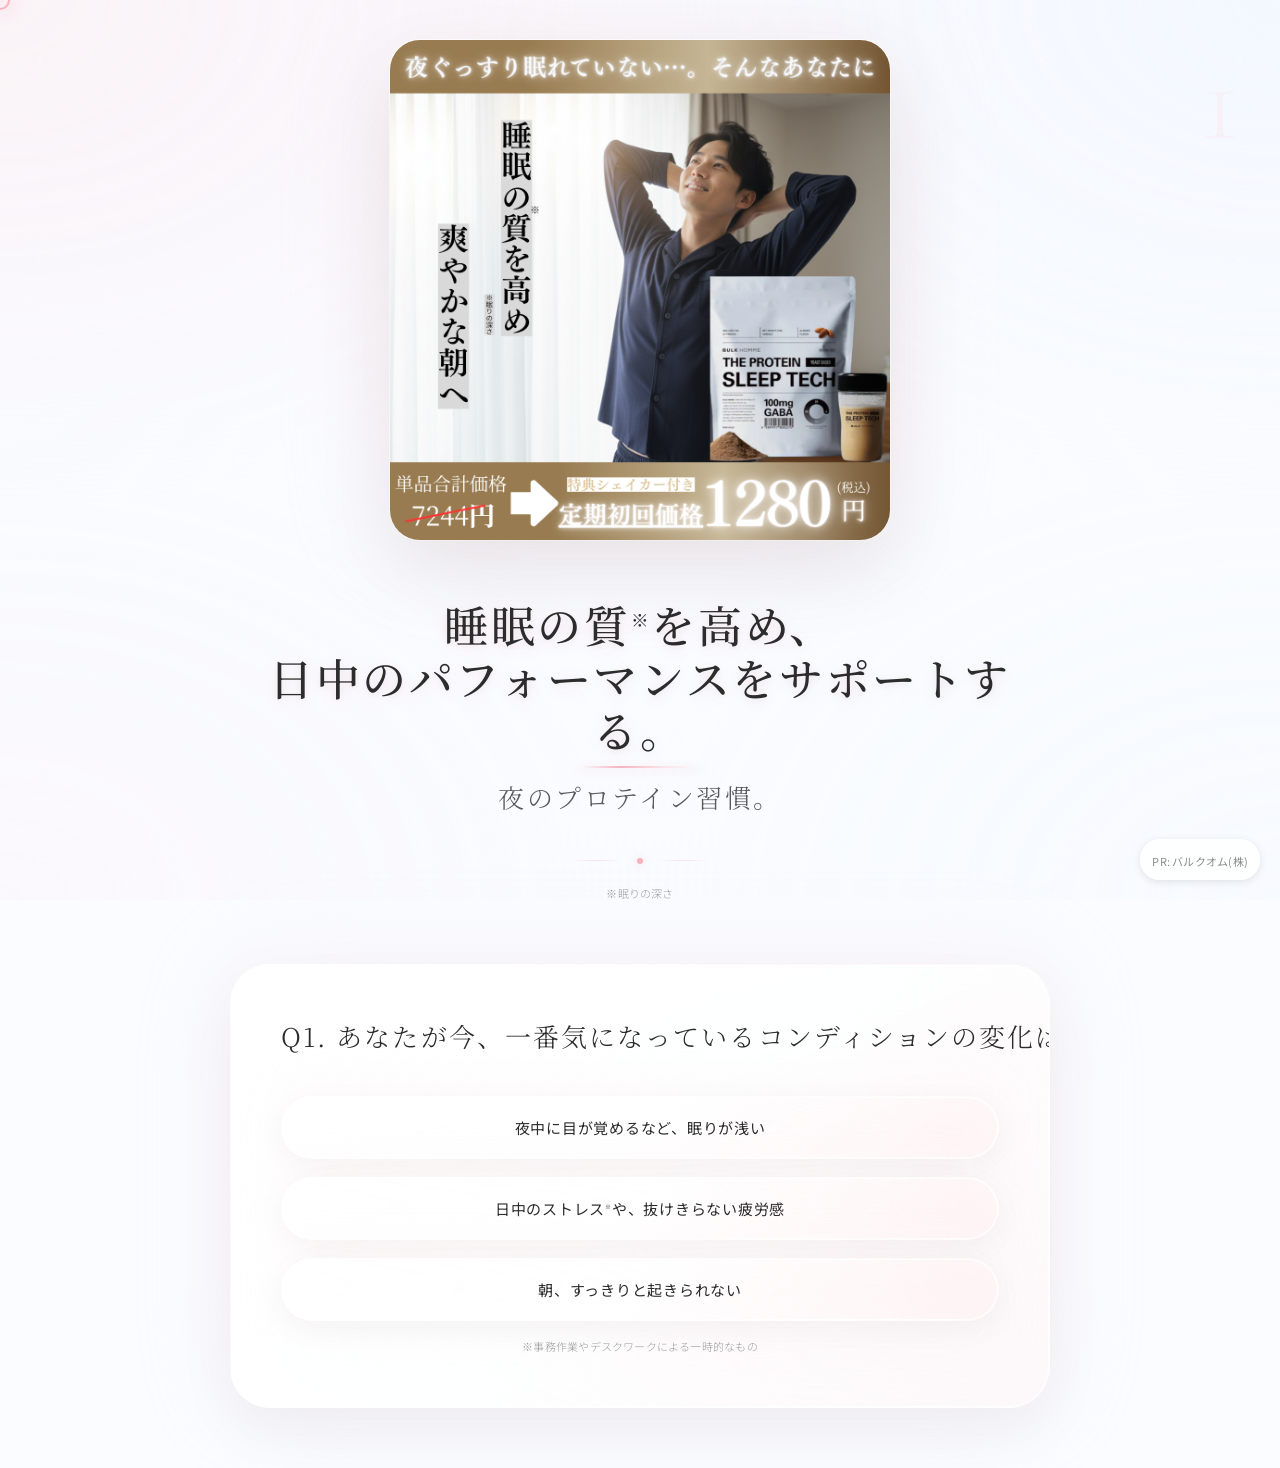
<file: index.html>
<!DOCTYPE html>
<html lang="ja">
<head>
    <meta charset="UTF-8">
    <meta name="viewport" content="width=device-width, initial-scale=1.0">
    <title>THE PROTEIN SLEEP TECH | その不調、夜の習慣が原因かも？</title>
    <link rel="stylesheet" href="styles.css">
    <link rel="preconnect" href="https://fonts.googleapis.com">
    <link rel="preconnect" href="https://fonts.gstatic.com" crossorigin>
    <link href="https://fonts.googleapis.com/css2?family=Cormorant+Garamond:wght@300;400;500;600&family=Noto+Serif+JP:wght@200;300;400;500&family=Noto+Sans+JP:wght@100;300;400;500;700&display=swap" rel="stylesheet">
    
    <!-- Meta Pixel Code -->
    <script>
    !function(f,b,e,v,n,t,s)
    {if(f.fbq)return;n=f.fbq=function(){n.callMethod?
    n.callMethod.apply(n,arguments):n.queue.push(arguments)};
    if(!f._fbq)f._fbq=n;n.push=n;n.loaded=!0;n.version='2.0';
    n.queue=[];t=b.createElement(e);t.async=!0;
    t.src=v;s=b.getElementsByTagName(e)[0];
    s.parentNode.insertBefore(t,s)}(window, document,'script',
    'https://connect.facebook.net/en_US/fbevents.js');
    fbq('init', '1067499045293329');
    fbq('track', 'PageView');
    </script>
    <noscript><img height="1" width="1" style="display:none"
    src="https://www.facebook.com/tr?id=1067499045293329&ev=PageView&noscript=1"
    /></noscript>
    <!-- End Meta Pixel Code -->
</head>
<body>
    <!-- PR Label -->
    <div class="pr-label">
        <span class="pr-text">PR: バルクオム(株)</span>
    </div>

    <div id="app">
        <section id="section1" class="section active">
            <div class="container">
                <div class="main-visual">
                    <a href="#" class="product-link" id="dynamic-product-link" target="_blank" rel="noopener noreferrer">
                        <img src="public/LinkU.PNG" alt="LINK+U トライアルセット" class="product-image">
                    </a>
                </div>
                <div class="main-copy-container">
                    <h1 class="main-copy">
                        <span class="copy-line1">睡眠の質<sup>※</sup>を高め、<br>日中のパフォーマンス<br class="br-mobile">をサポートする。</span>
                        <span class="copy-line2">夜のプロテイン習慣。</span>
                    </h1>
                    <div class="copy-decoration">
                        <span class="deco-line"></span>
                        <span class="deco-dot"></span>
                        <span class="deco-line"></span>
                    </div>
                    <p class="note main-copy-note">※眠りの深さ</p>
                </div>
                <div class="question-area">
                    <h2 class="question-title">Q1. あなたが今、一番気になっている<br class="br-mobile">コンディションの変化は？</h2>
                    <div class="options">
                        <button class="option-button" data-answer="A" onclick="selectAnswer(1, 'A')">
                            <span class="option-label">夜中に目が覚めるなど、<br class="br-mobile">眠りが浅い</span>
                        </button>
                        <button class="option-button" data-answer="B" onclick="selectAnswer(1, 'B')">
                            <span class="option-label">日中のストレス<sup>※</sup>や、<br class="br-mobile">抜けきらない疲労感</span>
                        </button>
                        <button class="option-button" data-answer="C" onclick="selectAnswer(1, 'C')">
                            <span class="option-label">朝、すっきりと起きられない</span>
                        </button>
                    </div>
                    <p class="note">※事務作業やデスクワークによる一時的なもの</p>
                </div>
            </div>
        </section>

        <section id="section2" class="section">
            <div class="container">
                <div class="progress-bar">
                    <span class="progress-text">Q2 / 全3問</span>
                    <div class="progress-track">
                        <div class="progress-fill" style="width: 66.67%;"></div>
                    </div>
                </div>
                <div class="question-area">
                    <h2 class="question-title">Q2. 日々のコンディションケアで、<br class="br-mobile">最も重視することは？</h2>
                    <div class="options">
                        <button class="option-button" data-answer="A" onclick="selectAnswer(2, 'A')">
                            <span class="option-label">科学的な根拠に基づいた<br class="br-mobile">実感力</span>
                        </button>
                        <button class="option-button" data-answer="B" onclick="selectAnswer(2, 'B')">
                            <span class="option-label">毎日、安心して<br class="br-mobile">口にできる安全性</span>
                        </button>
                        <button class="option-button" data-answer="C" onclick="selectAnswer(2, 'C')">
                            <span class="option-label">付け焼き刃ではない、<br class="br-mobile">根本的なアプローチ</span>
                        </button>
                    </div>
                </div>
            </div>
        </section>

        <section id="section3" class="section">
            <div class="container">
                <div class="progress-bar">
                    <span class="progress-text">Q3 / 全3問</span>
                    <div class="progress-track">
                        <div class="progress-fill" style="width: 100%;"></div>
                    </div>
                </div>
                <div class="question-area">
                    <h2 class="question-title">Q3. あなたが手に入れたい、<br class="br-mobile">理想の状態は？</h2>
                    <div class="options">
                        <button class="option-button" data-answer="A" onclick="selectAnswer(3, 'A')">
                            <span class="option-label">朝まで深く、<br class="br-mobile">質の高い眠り<sup>※</sup></span>
                        </button>
                        <button class="option-button" data-answer="B" onclick="selectAnswer(3, 'B')">
                            <span class="option-label">気持ちよく一日を<br class="br-mobile">スタートできる、爽快な朝</span>
                        </button>
                        <button class="option-button" data-answer="C" onclick="selectAnswer(3, 'C')">
                            <span class="option-label">穏やかで、余裕のある毎日</span>
                        </button>
                    </div>
                    <p class="note">※眠りの深さ</p>
                </div>
            </div>
        </section>

        <section id="loading-section" class="section">
            <div class="container">
                <div class="loading-content">
                    <p class="thank-you">ありがとうございます。</p>
                    <p class="leading-text">では、そんなあなたへ...</p>
                    <div class="loading-animation">
                        <div class="ripple-container">
                            <div class="ripple"></div>
                            <div class="ripple"></div>
                            <div class="ripple"></div>
                        </div>
                    </div>
                    <p class="loading-text">最適なご提案を準備しています...</p>
                </div>
            </div>
        </section>
    </div>
    <script src="script.js"></script>
</body>
</html>
</file>
<file: styles.css>
* {
    margin: 0;
    padding: 0;
    box-sizing: border-box;
}

:root {
    --primary-color: #ffffff;
    --accent-color: #fce0e5;
    --accent-light: #fff5f7;
    --accent-dark: #f5b3c0;
    --accent-gradient: linear-gradient(135deg, #fff0f3 0%, #fce0e5 50%, #f5b3c0 100%);
    --premium-gradient: linear-gradient(135deg, #fafcff 0%, #f5f9ff 25%, #fff5f8 75%, #fce0e5 100%);
    --glass-gradient: linear-gradient(135deg, rgba(255,255,255,0.9) 0%, rgba(255,255,255,0.7) 50%, rgba(252,224,229,0.3) 100%);
    --shine-gradient: linear-gradient(45deg, transparent 30%, rgba(255,255,255,0.8) 50%, transparent 70%);
    --text-primary: #2c2c2c;
    --text-secondary: #5a5a5a;
    --border-color: rgba(255, 255, 255, 0.3);
    --glass-bg: rgba(255, 255, 255, 0.85);
    --shadow-light: 0 10px 40px rgba(252, 224, 229, 0.3);
    --shadow-medium: 0 20px 60px rgba(252, 224, 229, 0.4);
    --shadow-glow: 0 0 80px rgba(252, 224, 229, 0.6);
    --backdrop-blur: blur(20px);
}

body {
    font-family: 'Noto Sans JP', 'Cormorant Garamond', -apple-system, BlinkMacSystemFont, sans-serif;
    background: #fafcff;
    color: var(--text-primary);
    line-height: 1.8;
    overflow-x: hidden;
    min-height: 100vh;
    position: relative;
    cursor: none;
    font-weight: 300;
    letter-spacing: 0.02em;
}

/* タッチデバイスではデフォルトカーソル */
@media (hover: none) and (pointer: coarse) {
    body {
        cursor: auto;
    }
    .cursor, .cursor-follower {
        display: none;
    }
}

/* 背景の水彩エフェクト */
body::before {
    content: '';
    position: fixed;
    top: 0;
    left: 0;
    right: 0;
    bottom: 0;
    background: 
        radial-gradient(ellipse at top left, rgba(252, 224, 229, 0.4) 0%, transparent 40%),
        radial-gradient(ellipse at top right, rgba(230, 240, 255, 0.4) 0%, transparent 40%),
        radial-gradient(ellipse at bottom left, rgba(255, 240, 245, 0.3) 0%, transparent 40%),
        radial-gradient(ellipse at bottom right, rgba(240, 248, 255, 0.3) 0%, transparent 40%);
    opacity: 0.8;
    z-index: 0;
    animation: watercolor 20s ease-in-out infinite;
}

@keyframes watercolor {
    0%, 100% {
        transform: scale(1) rotate(0deg);
        filter: blur(40px);
    }
    50% {
        transform: scale(1.1) rotate(5deg);
        filter: blur(60px);
    }
}

/* キラキラエフェクト */
body::after {
    content: '';
    position: fixed;
    top: 0;
    left: 0;
    width: 100%;
    height: 100%;
    background-image: 
        radial-gradient(2px 2px at 20% 30%, rgba(255,255,255,0.9), transparent),
        radial-gradient(2px 2px at 60% 70%, rgba(255,255,255,0.8), transparent),
        radial-gradient(1px 1px at 90% 10%, rgba(255,255,255,0.9), transparent),
        radial-gradient(1px 1px at 15% 80%, rgba(255,255,255,0.8), transparent);
    background-size: 200px 200px;
    background-position: 0 0, 40px 60px, 130px 270px, 70px 100px;
    animation: sparkle 10s linear infinite;
    z-index: 1;
    pointer-events: none;
}

@keyframes sparkle {
    to {
        background-position: 200px 0, 240px 60px, 330px 270px, 270px 100px;
    }
}

/* カスタムカーソル */
.cursor {
    position: absolute;
    width: 20px;
    height: 20px;
    border: 2px solid var(--accent-dark);
    background: rgba(252, 224, 229, 0.2);
    border-radius: 50%;
    pointer-events: none;
    z-index: 9999;
    transform: translate(-50%, -50%);
    box-shadow: 
        0 0 20px rgba(252, 224, 229, 0.6),
        inset 0 0 10px rgba(255, 255, 255, 0.3);
    transition: opacity 0.3s ease, border-color 0.3s ease, background-color 0.3s ease, transform 0.3s ease;
    will-change: left, top;
}

.cursor-follower {
    position: absolute;
    width: 40px;
    height: 40px;
    background: radial-gradient(circle, rgba(252, 224, 229, 0.4) 0%, transparent 70%);
    border-radius: 50%;
    pointer-events: none;
    z-index: 9998;
    transform: translate(-50%, -50%);
    filter: blur(4px);
    transition: opacity 0.3s ease;
    will-change: left, top;
}

.cursor.cursor-hover {
    border-color: var(--accent-color);
    background: rgba(252, 224, 229, 0.4);
    transform: translate(-50%, -50%) scale(1.5);
}

.cursor-follower.cursor-hover {
    transform: translate(-50%, -50%) scale(1.2);
    background: radial-gradient(circle, rgba(252, 224, 229, 0.6) 0%, transparent 70%);
}

/* PR Label */
.pr-label {
    position: fixed;
    bottom: 20px;
    right: 20px;
    z-index: 9999;
    background: rgba(255, 255, 255, 0.85);
    backdrop-filter: blur(10px);
    padding: 6px 12px;
    border-radius: 20px;
    box-shadow: 0 2px 8px rgba(0, 0, 0, 0.1);
}

.pr-text {
    font-size: 11px;
    color: var(--text-secondary);
    font-weight: 400;
    letter-spacing: 0.02em;
    opacity: 0.7;
}

#app {
    min-height: 100vh;
    position: relative;
    z-index: 2;
}

.section {
    display: none;
    min-height: 100vh;
    padding: 40px 0 60px 0;
    opacity: 0;
    transform: translateY(30px);
    transition: all 0.8s cubic-bezier(0.25, 0.46, 0.45, 0.94);
}

.section.active {
    display: flex;
    align-items: center;
    justify-content: center;
    opacity: 1;
    transform: translateY(0);
    animation: sectionReveal 0.8s cubic-bezier(0.25, 0.46, 0.45, 0.94);
}

@keyframes sectionReveal {
    0% {
        opacity: 0;
        transform: translateY(30px) scale(0.98);
        filter: blur(8px);
    }
    100% {
        opacity: 1;
        transform: translateY(0) scale(1);
        filter: blur(0);
    }
}

.container {
    max-width: 900px;
    margin: 0 auto;
    padding: 0 40px;
    width: 100%;
}

/* 質問番号表示 */
.question-number {
    position: absolute;
    top: 40px;
    right: 40px;
    font-size: 120px;
    font-weight: 100;
    color: transparent;
    font-family: 'Cormorant Garamond', serif;
    line-height: 1;
    z-index: 1;
    background: linear-gradient(135deg, rgba(252, 224, 229, 0.2), rgba(252, 224, 229, 0.4));
    -webkit-background-clip: text;
    background-clip: text;
    animation: numberGlow 3s ease-in-out infinite;
}

@keyframes numberGlow {
    0%, 100% {
        filter: drop-shadow(0 0 20px rgba(252, 224, 229, 0.5));
    }
    50% {
        filter: drop-shadow(0 0 40px rgba(252, 224, 229, 0.8));
    }
}

.main-visual {
    text-align: center;
    margin-bottom: 50px;
    position: relative;
}

.product-image {
    width: 100%;
    max-width: 500px;
    height: auto;
    border-radius: 30px;
    box-shadow: 
        0 30px 80px rgba(0, 0, 0, 0.08),
        0 0 0 1px rgba(255, 255, 255, 0.9),
        inset 0 0 30px rgba(255, 255, 255, 0.5),
        0 0 120px rgba(252, 224, 229, 0.4);
    transition: all 0.6s cubic-bezier(0.25, 0.46, 0.45, 0.94);
    animation: floatImage 8s ease-in-out infinite;
    position: relative;
    overflow: hidden;
}

.product-image::before {
    content: '';
    position: absolute;
    top: -50%;
    left: -50%;
    width: 200%;
    height: 200%;
    background: var(--shine-gradient);
    transform: rotate(45deg);
    animation: imageShine 6s ease-in-out infinite;
}

@keyframes imageShine {
    0%, 100% {
        transform: translateX(-100%) translateY(-100%) rotate(45deg);
    }
    50% {
        transform: translateX(100%) translateY(100%) rotate(45deg);
    }
}

@keyframes floatImage {
    0%, 100% {
        transform: translateY(0);
    }
    25% {
        transform: translateY(-15px);
    }
    75% {
        transform: translateY(-5px);
    }
}

.product-image:hover {
    transform: scale(1.02);
    box-shadow: 
        0 40px 100px rgba(0, 0, 0, 0.1),
        0 0 0 1px rgba(255, 255, 255, 1),
        0 0 150px rgba(252, 224, 229, 0.6);
}

.main-copy-container {
    text-align: center;
    margin-bottom: 60px;
    opacity: 0;
    animation: fadeInUp 1s ease-out 0.3s forwards;
}


.main-copy {
    font-family: 'Noto Serif JP', 'Cormorant Garamond', serif;
    color: var(--text-primary);
    line-height: 1.6;
    margin-bottom: 40px;
    text-align: center;
}

.copy-line1 {
    display: block;
    font-size: clamp(28px, 4.5vw, 44px);
    font-weight: 500;
    letter-spacing: 0.06em;
    margin-bottom: 16px;
    opacity: 0;
    animation: fadeInRight 0.8s ease-out 0.6s forwards;
    color: var(--text-primary);
    text-shadow: 
        0 4px 16px rgba(252, 224, 229, 0.6),
        0 2px 8px rgba(0, 0, 0, 0.08);
    position: relative;
    line-height: 1.2;
}

.copy-line1::after {
    content: '';
    position: absolute;
    bottom: -12px;
    left: 50%;
    transform: translateX(-50%);
    width: 120px;
    height: 2px;
    background: linear-gradient(90deg, transparent, var(--accent-dark), var(--accent-color), transparent);
    opacity: 0;
    animation: fadeIn 1s ease-out 1.2s forwards;
    box-shadow: 0 2px 8px rgba(245, 179, 192, 0.4);
}

.copy-line2 {
    display: block;
    font-size: clamp(20px, 3vw, 26px);
    font-weight: 300;
    letter-spacing: 0.1em;
    opacity: 0;
    animation: fadeInLeft 0.8s ease-out 0.9s forwards;
    position: relative;
    color: var(--text-secondary);
    margin-top: 20px;
}


@keyframes numberPulse {
    0%, 100% {
        transform: scale(1) translateY(0);
        color: var(--accent-dark);
    }
    50% {
        transform: scale(1.05) translateY(-2px);
        color: var(--accent-color);
    }
}

@keyframes numberGlow {
    0%, 100% {
        opacity: 0.6;
        transform: translate(-50%, -50%) scale(1);
    }
    50% {
        opacity: 0.9;
        transform: translate(-50%, -50%) scale(1.1);
    }
}

.copy-decoration {
    display: flex;
    align-items: center;
    justify-content: center;
    gap: 15px;
    opacity: 0;
    animation: fadeIn 1s ease-out 1.4s forwards;
    margin-top: 30px;
}

.deco-line {
    display: inline-block;
    width: 50px;
    height: 1px;
    background: linear-gradient(90deg, transparent, var(--accent-color), transparent);
    position: relative;
    overflow: hidden;
}

.deco-line::after {
    content: '';
    position: absolute;
    top: 0;
    left: -100%;
    width: 100%;
    height: 100%;
    background: linear-gradient(90deg, transparent, rgba(255,255,255,0.8), transparent);
    animation: lineShine 3s ease-in-out infinite;
}

@keyframes lineShine {
    0% {
        left: -100%;
    }
    50%, 100% {
        left: 100%;
    }
}

.deco-dot {
    display: inline-block;
    width: 6px;
    height: 6px;
    background: var(--accent-dark);
    border-radius: 50%;
    box-shadow: 0 0 10px rgba(245, 179, 192, 0.6);
    animation: dotGlow 2s ease-in-out infinite;
}

@keyframes dotGlow {
    0%, 100% {
        box-shadow: 0 0 10px rgba(245, 179, 192, 0.6);
    }
    50% {
        box-shadow: 0 0 20px rgba(245, 179, 192, 0.9);
    }
}

@keyframes fadeInDown {
    from {
        opacity: 0;
        transform: translateY(-20px);
    }
    to {
        opacity: 1;
        transform: translateY(0);
    }
}

@keyframes fadeInRight {
    from {
        opacity: 0;
        transform: translateX(-30px);
    }
    to {
        opacity: 1;
        transform: translateX(0);
    }
}

@keyframes fadeInLeft {
    from {
        opacity: 0;
        transform: translateX(30px);
    }
    to {
        opacity: 1;
        transform: translateX(0);
    }
}

@keyframes fadeIn {
    from {
        opacity: 0;
    }
    to {
        opacity: 1;
    }
}


.progress-bar {
    margin-bottom: 60px;
    opacity: 0;
    animation: fadeInUp 0.8s ease-out 0.2s forwards;
}

.progress-text {
    display: block;
    text-align: center;
    font-size: 13px;
    color: var(--text-secondary);
    margin-bottom: 20px;
    font-weight: 400;
    letter-spacing: 0.12em;
    text-transform: none;
    font-family: 'Noto Sans JP', sans-serif;
}

.progress-track {
    width: 100%;
    height: 8px;
    background: linear-gradient(90deg, rgba(252, 224, 229, 0.1), rgba(252, 224, 229, 0.2));
    border-radius: 100px;
    overflow: hidden;
    position: relative;
    box-shadow: 
        inset 0 2px 4px rgba(0, 0, 0, 0.05),
        0 0 20px rgba(252, 224, 229, 0.2);
}

.progress-fill {
    height: 100%;
    background: linear-gradient(90deg, #fce0e5 0%, #f5b3c0 50%, #fce0e5 100%);
    background-size: 200% 100%;
    border-radius: 100px;
    transition: width 1s cubic-bezier(0.65, 0, 0.35, 1);
    position: relative;
    box-shadow: 0 0 20px rgba(245, 179, 192, 0.6);
    animation: gradientFlow 3s ease infinite;
}

@keyframes gradientFlow {
    0% {
        background-position: 0% 50%;
    }
    100% {
        background-position: 200% 50%;
    }
}

.progress-fill::after {
    content: '';
    position: absolute;
    top: 0;
    left: 0;
    right: 0;
    bottom: 0;
    background: linear-gradient(90deg, transparent, rgba(255, 255, 255, 0.8), transparent);
    animation: shimmer 2s infinite;
}

@keyframes shimmer {
    0% {
        transform: translateX(-200%);
    }
    100% {
        transform: translateX(200%);
    }
}

.question-area {
    background: var(--glass-gradient);
    backdrop-filter: var(--backdrop-blur);
    padding: 50px;
    border-radius: 40px;
    box-shadow: 
        0 20px 60px rgba(0, 0, 0, 0.05),
        inset 0 0 0 1px rgba(255, 255, 255, 0.9),
        inset 0 0 80px rgba(255, 255, 255, 0.5),
        0 0 100px rgba(252, 224, 229, 0.3);
    border: 1px solid var(--border-color);
    opacity: 0;
    animation: fadeInUp 0.8s ease-out 0.4s forwards;
    position: relative;
    overflow: hidden;
}

.question-area::before {
    content: '';
    position: absolute;
    top: -100%;
    left: -100%;
    width: 300%;
    height: 300%;
    background: radial-gradient(circle, rgba(255, 255, 255, 0.4) 0%, transparent 70%);
    animation: glassRotate 20s linear infinite;
    pointer-events: none;
}

@keyframes glassRotate {
    to {
        transform: rotate(360deg);
    }
}

.question-title {
    font-family: 'Noto Serif JP', serif;
    font-size: clamp(20px, 2.8vw, 26px);
    font-weight: 300;
    text-align: center;
    margin-bottom: 40px;
    color: var(--text-primary);
    letter-spacing: 0.08em;
    line-height: 1.6;
    position: relative;
    z-index: 1;
    white-space: nowrap;
}

.options {
    display: flex;
    flex-direction: column;
    gap: 18px;
    position: relative;
    z-index: 1;
}

.option-button {
    background: var(--glass-gradient);
    backdrop-filter: var(--backdrop-blur);
    border: 1px solid rgba(255, 255, 255, 0.5);
    border-radius: 60px;
    padding: 20px 40px;
    font-size: 15px;
    font-weight: 400;
    font-family: 'Noto Sans JP', sans-serif;
    color: var(--text-primary);
    cursor: none;
    transition: all 0.35s cubic-bezier(0.25, 0.46, 0.45, 0.94);
    text-align: center;
    position: relative;
    overflow: hidden;
    letter-spacing: 0.05em;
    opacity: 0;
    animation: fadeInUp 0.6s ease-out forwards;
    box-shadow: 
        0 8px 32px rgba(0, 0, 0, 0.04),
        inset 0 0 0 1px rgba(255, 255, 255, 0.9),
        inset 0 0 40px rgba(255, 255, 255, 0.3),
        0 0 60px rgba(252, 224, 229, 0.2);
}

.option-button::before {
    content: '';
    position: absolute;
    top: 0;
    left: -100%;
    width: 100%;
    height: 100%;
    background: var(--shine-gradient);
    transition: left 0.5s ease;
}

.option-button:hover::before {
    left: 100%;
}

.option-button:nth-child(1) {
    animation-delay: 0.3s;
}

.option-button:nth-child(2) {
    animation-delay: 0.4s;
}

.option-button:nth-child(3) {
    animation-delay: 0.5s;
}

.option-button:hover {
    transform: translateY(-3px);
    box-shadow: 
        0 12px 40px rgba(0, 0, 0, 0.08),
        inset 0 0 0 1px rgba(255, 255, 255, 1),
        inset 0 0 60px rgba(252, 224, 229, 0.3),
        0 0 80px rgba(252, 224, 229, 0.4);
    border-color: rgba(252, 224, 229, 0.5);
    background: linear-gradient(135deg, rgba(255,255,255,0.95) 0%, rgba(255,255,255,0.8) 50%, rgba(252,224,229,0.4) 100%);
}

.option-button:active {
    transform: translateY(-1px);
}

.option-label {
    position: relative;
    z-index: 1;
}

.option-label sup {
    font-size: 0.4em;
}

.main-copy sup {
    font-size: 0.4em;
}

.note {
    font-size: 11px;
    color: var(--text-secondary);
    opacity: 0.6;
    text-align: center;
    margin-top: 16px;
    font-weight: 300;
    letter-spacing: 0.02em;
}

.main-copy-note {
    margin-top: 20px;
}

/* ローディング画面 */
.loading-content {
    text-align: center;
    padding: 80px 20px;
    position: relative;
}

.thank-you {
    font-family: 'Cormorant Garamond', 'Noto Serif JP', serif;
    font-size: 36px;
    font-weight: 300;
    color: var(--text-primary);
    margin-bottom: 30px;
    opacity: 0;
    animation: fadeInUp 1s ease-out forwards;
    letter-spacing: 0.1em;
    text-shadow: 0 2px 10px rgba(0, 0, 0, 0.05);
    white-space: nowrap;
}

.leading-text {
    font-family: 'Noto Sans JP', sans-serif;
    font-size: 20px;
    font-weight: 300;
    color: var(--text-secondary);
    margin-bottom: 80px;
    opacity: 0;
    animation: fadeInUp 1s ease-out 0.3s forwards;
    letter-spacing: 0.08em;
}

.loading-animation {
    margin: 80px auto;
    position: relative;
    width: 250px;
    height: 250px;
}

.ripple-container {
    position: relative;
    width: 100%;
    height: 100%;
    filter: drop-shadow(0 0 20px rgba(252, 224, 229, 0.5));
}

.ripple {
    position: absolute;
    border: 3px solid;
    border-radius: 50%;
    opacity: 0;
    background: transparent;
    animation: rippleAnimation 4s cubic-bezier(0.25, 0.46, 0.45, 0.94) infinite;
    border-image: linear-gradient(45deg, var(--accent-color), var(--accent-dark)) 1;
}

@keyframes rippleAnimation {
    0% {
        top: 50%;
        left: 50%;
        width: 0;
        height: 0;
        margin-top: 0;
        margin-left: 0;
        opacity: 1;
        filter: blur(0);
    }
    70% {
        opacity: 0.5;
        filter: blur(1px);
    }
    100% {
        top: 50%;
        left: 50%;
        width: 100%;
        height: 100%;
        margin-top: -50%;
        margin-left: -50%;
        opacity: 0;
        filter: blur(2px);
    }
}

.loading-text {
    font-size: 20px;
    color: var(--text-secondary);
    opacity: 0;
    animation: fadeInUp 1s ease-out 0.6s forwards, pulse 2.5s ease-in-out 1.8s infinite;
    letter-spacing: 0.05em;
    white-space: nowrap;
}

@keyframes pulse {
    0%, 100% {
        opacity: 1;
        transform: scale(1);
    }
    50% {
        opacity: 0.8;
        transform: scale(1.02);
    }
}

@keyframes fadeInUp {
    from {
        opacity: 0;
        transform: translateY(40px);
    }
    to {
        opacity: 1;
        transform: translateY(0);
    }
}

.fade-out {
    animation: fadeOut 0.5s cubic-bezier(0.25, 0.46, 0.45, 0.94) forwards;
}

@keyframes fadeOut {
    from {
        opacity: 1;
        transform: translateX(0);
        filter: blur(0);
    }
    to {
        opacity: 0;
        transform: translateX(-20px);
        filter: blur(5px);
    }
}

/* パーティクル */
.particles {
    position: fixed;
    top: 0;
    left: 0;
    width: 100%;
    height: 100%;
    pointer-events: none;
    z-index: 1;
}

.particle {
    position: absolute;
    width: 4px;
    height: 4px;
    background: radial-gradient(circle, rgba(255, 255, 255, 0.9) 0%, rgba(252, 224, 229, 0.6) 100%);
    border-radius: 50%;
    opacity: 0;
    animation: float linear infinite;
    box-shadow: 
        0 0 10px rgba(255, 255, 255, 0.8),
        0 0 20px rgba(252, 224, 229, 0.6);
}

@keyframes float {
    from {
        transform: translateY(100vh) translateX(0) rotate(0deg);
        opacity: 0;
    }
    10% {
        opacity: 1;
    }
    90% {
        opacity: 1;
    }
    to {
        transform: translateY(-100vh) translateX(100px) rotate(720deg);
        opacity: 0;
    }
}

/* 選択されたボタンのキラキラエフェクト */
.selected {
    animation: selectedGlow 0.8s ease-out;
    background: linear-gradient(135deg, var(--accent-light) 0%, var(--accent-color) 50%, var(--accent-dark) 100%) !important;
    color: #fff !important;
    box-shadow: 
        0 12px 40px rgba(245, 179, 192, 0.4),
        inset 0 0 0 1px rgba(255, 255, 255, 0.9),
        inset 0 0 60px rgba(255, 255, 255, 0.3),
        0 0 100px rgba(252, 224, 229, 0.5) !important;
}

@keyframes selectedGlow {
    0% {
        box-shadow: 0 0 0 0 rgba(252, 224, 229, 0.8);
    }
    100% {
        box-shadow: 0 0 0 40px rgba(252, 224, 229, 0);
    }
}

/* モバイル専用改行 */
.br-mobile {
    display: none;
}

@media (max-width: 768px) {
    .br-mobile {
        display: inline;
    }

    .section {
        padding: 30px 0 50px 0;
    }
    
    .container {
        padding: 0 20px;
    }
    
    .question-number {
        font-size: 80px;
        top: 20px;
        right: 20px;
    }
    
    .product-image {
        max-width: 350px;
    }
    
    .main-visual {
        margin-bottom: 30px;
    }
    
    .main-copy-container {
        margin-bottom: 40px;
    }
    
    .copy-line1 {
        font-size: 28px;
        margin-bottom: 12px;
    }
    
    .copy-line2 {
        font-size: 20px;
        margin-top: 16px;
    }
    
    .copy-decoration {
        margin-top: 20px;
    }
    
    .question-title {
        font-size: 16px;
        margin-bottom: 30px;
        white-space: nowrap;
        line-height: 1.5;
        padding: 0 10px;
    }
    
    #section1 .question-title {
        transform: scale(0.92);
        letter-spacing: 0.02em;
    }
    
    #section3 .question-title {
        transform: scale(0.94);
        letter-spacing: 0.03em;
    }

    #section2 .question-title {
        white-space: nowrap;
        transform: scale(0.95);
        letter-spacing: 0.04em;
    }

    .question-area {
        padding: 35px 20px;
        border-radius: 30px;
        overflow: hidden;
    }
    
    .option-button {
        padding: 20px 35px;
        font-size: 15px;
    }
    
    .options {
        gap: 16px;
    }
    
    .thank-you {
        font-size: 24px;
        white-space: nowrap;
        letter-spacing: 0.08em;
    }
    
    .leading-text {
        font-size: 18px;
    }
    
    .loading-text {
        font-size: 17px;
        white-space: nowrap;
    }
}

@media (max-width: 480px) {
    .question-title {
        font-size: 14px;
        white-space: nowrap;
    }
    
    #section1 .question-title {
        transform: scale(0.88);
    }
    
    #section3 .question-title {
        transform: scale(0.9);
        letter-spacing: 0.02em;
    }
    
    #section2 .question-title {
        white-space: nowrap;
        transform: scale(0.93);
    }
    
    .question-area {
        padding: 30px 15px;
    }
    
    .thank-you {
        font-size: 22px;
        transform: scale(0.95);
    }
    
    .loading-text {
        font-size: 16px;
        transform: scale(0.92);
    }
}

@media (max-width: 380px) {
    #section1 .question-title {
        transform: scale(0.85);
    }
    
    #section3 .question-title {
        transform: scale(0.87);
        letter-spacing: 0.01em;
    }
    
    .thank-you {
        font-size: 20px;
        transform: scale(0.85);
        letter-spacing: 0.04em;
    }
    
    .loading-text {
        font-size: 15px;
        transform: scale(0.82);
        letter-spacing: 0.03em;
    }
    
    .leading-text {
        font-size: 17px;
    }
}

@media (max-height: 800px) {
    .section {
        padding: 30px 0 50px 0;
    }
    
    .product-image {
        max-width: 320px;
    }
    
    .main-visual {
        margin-bottom: 20px;
    }
    
    .main-copy-container {
        margin-bottom: 25px;
    }
    
    .copy-line1 {
        font-size: clamp(26px, 4vw, 38px);
    }
    
    .copy-line2 {
        font-size: clamp(18px, 2.8vw, 24px);
    }
    
    .question-area {
        padding: 30px 35px;
    }
    
    .question-title {
        margin-bottom: 25px;
        font-size: clamp(18px, 2.5vw, 24px);
    }
    
    .option-button {
        padding: 16px 35px;
        font-size: 14px;
    }
    
    .options {
        gap: 14px;
    }
    
    .question-number {
        font-size: 100px;
    }
}

@media (prefers-reduced-motion: reduce) {
    * {
        animation-duration: 0.01ms !important;
        animation-iteration-count: 1 !important;
        transition-duration: 0.01ms !important;
    }
}
</file>
<file: xserver-upload/innercare-common/styles.css>
* {
    margin: 0;
    padding: 0;
    box-sizing: border-box;
}

:root {
    --primary-color: #ffffff;
    --accent-color: #fce0e5;
    --accent-light: #fff5f7;
    --accent-dark: #f5b3c0;
    --accent-gradient: linear-gradient(135deg, #fff0f3 0%, #fce0e5 50%, #f5b3c0 100%);
    --premium-gradient: linear-gradient(135deg, #fafcff 0%, #f5f9ff 25%, #fff5f8 75%, #fce0e5 100%);
    --glass-gradient: linear-gradient(135deg, rgba(255,255,255,0.9) 0%, rgba(255,255,255,0.7) 50%, rgba(252,224,229,0.3) 100%);
    --shine-gradient: linear-gradient(45deg, transparent 30%, rgba(255,255,255,0.8) 50%, transparent 70%);
    --text-primary: #2c2c2c;
    --text-secondary: #5a5a5a;
    --border-color: rgba(255, 255, 255, 0.3);
    --glass-bg: rgba(255, 255, 255, 0.85);
    --shadow-light: 0 10px 40px rgba(252, 224, 229, 0.3);
    --shadow-medium: 0 20px 60px rgba(252, 224, 229, 0.4);
    --shadow-glow: 0 0 80px rgba(252, 224, 229, 0.6);
    --backdrop-blur: blur(20px);
}

body {
    font-family: 'Noto Sans JP', 'Cormorant Garamond', -apple-system, BlinkMacSystemFont, sans-serif;
    background: #fafcff;
    color: var(--text-primary);
    line-height: 1.8;
    overflow-x: hidden;
    min-height: 100vh;
    position: relative;
    cursor: none;
    font-weight: 300;
    letter-spacing: 0.02em;
}

/* タッチデバイスではデフォルトカーソル */
@media (hover: none) and (pointer: coarse) {
    body {
        cursor: auto;
    }
    .cursor, .cursor-follower {
        display: none;
    }
}

/* 背景の水彩エフェクト */
body::before {
    content: '';
    position: fixed;
    top: 0;
    left: 0;
    right: 0;
    bottom: 0;
    background: 
        radial-gradient(ellipse at top left, rgba(252, 224, 229, 0.4) 0%, transparent 40%),
        radial-gradient(ellipse at top right, rgba(230, 240, 255, 0.4) 0%, transparent 40%),
        radial-gradient(ellipse at bottom left, rgba(255, 240, 245, 0.3) 0%, transparent 40%),
        radial-gradient(ellipse at bottom right, rgba(240, 248, 255, 0.3) 0%, transparent 40%);
    opacity: 0.8;
    z-index: 0;
    animation: watercolor 20s ease-in-out infinite;
}

@keyframes watercolor {
    0%, 100% {
        transform: scale(1) rotate(0deg);
        filter: blur(40px);
    }
    50% {
        transform: scale(1.1) rotate(5deg);
        filter: blur(60px);
    }
}

/* キラキラエフェクト */
body::after {
    content: '';
    position: fixed;
    top: 0;
    left: 0;
    width: 100%;
    height: 100%;
    background-image: 
        radial-gradient(2px 2px at 20% 30%, rgba(255,255,255,0.9), transparent),
        radial-gradient(2px 2px at 60% 70%, rgba(255,255,255,0.8), transparent),
        radial-gradient(1px 1px at 90% 10%, rgba(255,255,255,0.9), transparent),
        radial-gradient(1px 1px at 15% 80%, rgba(255,255,255,0.8), transparent);
    background-size: 200px 200px;
    background-position: 0 0, 40px 60px, 130px 270px, 70px 100px;
    animation: sparkle 10s linear infinite;
    z-index: 1;
    pointer-events: none;
}

@keyframes sparkle {
    to {
        background-position: 200px 0, 240px 60px, 330px 270px, 270px 100px;
    }
}

/* カスタムカーソル */
.cursor {
    position: absolute;
    width: 20px;
    height: 20px;
    border: 2px solid var(--accent-dark);
    background: rgba(252, 224, 229, 0.2);
    border-radius: 50%;
    pointer-events: none;
    z-index: 9999;
    transform: translate(-50%, -50%);
    box-shadow: 
        0 0 20px rgba(252, 224, 229, 0.6),
        inset 0 0 10px rgba(255, 255, 255, 0.3);
    transition: opacity 0.3s ease, border-color 0.3s ease, background-color 0.3s ease, transform 0.3s ease;
    will-change: left, top;
}

.cursor-follower {
    position: absolute;
    width: 40px;
    height: 40px;
    background: radial-gradient(circle, rgba(252, 224, 229, 0.4) 0%, transparent 70%);
    border-radius: 50%;
    pointer-events: none;
    z-index: 9998;
    transform: translate(-50%, -50%);
    filter: blur(4px);
    transition: opacity 0.3s ease;
    will-change: left, top;
}

.cursor.cursor-hover {
    border-color: var(--accent-color);
    background: rgba(252, 224, 229, 0.4);
    transform: translate(-50%, -50%) scale(1.5);
}

.cursor-follower.cursor-hover {
    transform: translate(-50%, -50%) scale(1.2);
    background: radial-gradient(circle, rgba(252, 224, 229, 0.6) 0%, transparent 70%);
}

/* PR Label */
.pr-label {
    position: fixed;
    bottom: 20px;
    right: 20px;
    z-index: 9999;
    background: rgba(255, 255, 255, 0.85);
    backdrop-filter: blur(10px);
    padding: 6px 12px;
    border-radius: 20px;
    box-shadow: 0 2px 8px rgba(0, 0, 0, 0.1);
}

.pr-text {
    font-size: 11px;
    color: var(--text-secondary);
    font-weight: 400;
    letter-spacing: 0.02em;
    opacity: 0.7;
}

#app {
    min-height: 100vh;
    position: relative;
    z-index: 2;
}

.section {
    display: none;
    min-height: 100vh;
    padding: 40px 0 60px 0;
    opacity: 0;
    transform: translateY(30px);
    transition: all 0.8s cubic-bezier(0.25, 0.46, 0.45, 0.94);
}

.section.active {
    display: flex;
    align-items: center;
    justify-content: center;
    opacity: 1;
    transform: translateY(0);
    animation: sectionReveal 0.8s cubic-bezier(0.25, 0.46, 0.45, 0.94);
}

@keyframes sectionReveal {
    0% {
        opacity: 0;
        transform: translateY(30px) scale(0.98);
        filter: blur(8px);
    }
    100% {
        opacity: 1;
        transform: translateY(0) scale(1);
        filter: blur(0);
    }
}

.container {
    max-width: 900px;
    margin: 0 auto;
    padding: 0 40px;
    width: 100%;
}

/* 質問番号表示 */
.question-number {
    position: absolute;
    top: 40px;
    right: 40px;
    font-size: 120px;
    font-weight: 100;
    color: transparent;
    font-family: 'Cormorant Garamond', serif;
    line-height: 1;
    z-index: 1;
    background: linear-gradient(135deg, rgba(252, 224, 229, 0.2), rgba(252, 224, 229, 0.4));
    -webkit-background-clip: text;
    background-clip: text;
    animation: numberGlow 3s ease-in-out infinite;
}

@keyframes numberGlow {
    0%, 100% {
        filter: drop-shadow(0 0 20px rgba(252, 224, 229, 0.5));
    }
    50% {
        filter: drop-shadow(0 0 40px rgba(252, 224, 229, 0.8));
    }
}

.main-visual {
    text-align: center;
    margin-bottom: 50px;
    position: relative;
}

.product-image {
    width: 100%;
    max-width: 500px;
    height: auto;
    border-radius: 30px;
    box-shadow: 
        0 30px 80px rgba(0, 0, 0, 0.08),
        0 0 0 1px rgba(255, 255, 255, 0.9),
        inset 0 0 30px rgba(255, 255, 255, 0.5),
        0 0 120px rgba(252, 224, 229, 0.4);
    transition: all 0.6s cubic-bezier(0.25, 0.46, 0.45, 0.94);
    animation: floatImage 8s ease-in-out infinite;
    position: relative;
    overflow: hidden;
}

.product-image::before {
    content: '';
    position: absolute;
    top: -50%;
    left: -50%;
    width: 200%;
    height: 200%;
    background: var(--shine-gradient);
    transform: rotate(45deg);
    animation: imageShine 6s ease-in-out infinite;
}

@keyframes imageShine {
    0%, 100% {
        transform: translateX(-100%) translateY(-100%) rotate(45deg);
    }
    50% {
        transform: translateX(100%) translateY(100%) rotate(45deg);
    }
}

@keyframes floatImage {
    0%, 100% {
        transform: translateY(0);
    }
    25% {
        transform: translateY(-15px);
    }
    75% {
        transform: translateY(-5px);
    }
}

.product-image:hover {
    transform: scale(1.02);
    box-shadow: 
        0 40px 100px rgba(0, 0, 0, 0.1),
        0 0 0 1px rgba(255, 255, 255, 1),
        0 0 150px rgba(252, 224, 229, 0.6);
}

.main-copy-container {
    text-align: center;
    margin-bottom: 60px;
    opacity: 0;
    animation: fadeInUp 1s ease-out 0.3s forwards;
}


.main-copy {
    font-family: 'Noto Serif JP', 'Cormorant Garamond', serif;
    color: var(--text-primary);
    line-height: 1.6;
    margin-bottom: 40px;
    text-align: center;
}

.copy-line1 {
    display: block;
    font-size: clamp(28px, 4.5vw, 44px);
    font-weight: 500;
    letter-spacing: 0.06em;
    margin-bottom: 16px;
    opacity: 0;
    animation: fadeInRight 0.8s ease-out 0.6s forwards;
    color: var(--text-primary);
    text-shadow: 
        0 4px 16px rgba(252, 224, 229, 0.6),
        0 2px 8px rgba(0, 0, 0, 0.08);
    position: relative;
    line-height: 1.2;
}

.copy-line1::after {
    content: '';
    position: absolute;
    bottom: -12px;
    left: 50%;
    transform: translateX(-50%);
    width: 120px;
    height: 2px;
    background: linear-gradient(90deg, transparent, var(--accent-dark), var(--accent-color), transparent);
    opacity: 0;
    animation: fadeIn 1s ease-out 1.2s forwards;
    box-shadow: 0 2px 8px rgba(245, 179, 192, 0.4);
}

.copy-line2 {
    display: block;
    font-size: clamp(20px, 3vw, 26px);
    font-weight: 300;
    letter-spacing: 0.1em;
    opacity: 0;
    animation: fadeInLeft 0.8s ease-out 0.9s forwards;
    position: relative;
    color: var(--text-secondary);
    margin-top: 20px;
}


@keyframes numberPulse {
    0%, 100% {
        transform: scale(1) translateY(0);
        color: var(--accent-dark);
    }
    50% {
        transform: scale(1.05) translateY(-2px);
        color: var(--accent-color);
    }
}

@keyframes numberGlow {
    0%, 100% {
        opacity: 0.6;
        transform: translate(-50%, -50%) scale(1);
    }
    50% {
        opacity: 0.9;
        transform: translate(-50%, -50%) scale(1.1);
    }
}

.copy-decoration {
    display: flex;
    align-items: center;
    justify-content: center;
    gap: 15px;
    opacity: 0;
    animation: fadeIn 1s ease-out 1.4s forwards;
    margin-top: 30px;
}

.deco-line {
    display: inline-block;
    width: 50px;
    height: 1px;
    background: linear-gradient(90deg, transparent, var(--accent-color), transparent);
    position: relative;
    overflow: hidden;
}

.deco-line::after {
    content: '';
    position: absolute;
    top: 0;
    left: -100%;
    width: 100%;
    height: 100%;
    background: linear-gradient(90deg, transparent, rgba(255,255,255,0.8), transparent);
    animation: lineShine 3s ease-in-out infinite;
}

@keyframes lineShine {
    0% {
        left: -100%;
    }
    50%, 100% {
        left: 100%;
    }
}

.deco-dot {
    display: inline-block;
    width: 6px;
    height: 6px;
    background: var(--accent-dark);
    border-radius: 50%;
    box-shadow: 0 0 10px rgba(245, 179, 192, 0.6);
    animation: dotGlow 2s ease-in-out infinite;
}

@keyframes dotGlow {
    0%, 100% {
        box-shadow: 0 0 10px rgba(245, 179, 192, 0.6);
    }
    50% {
        box-shadow: 0 0 20px rgba(245, 179, 192, 0.9);
    }
}

@keyframes fadeInDown {
    from {
        opacity: 0;
        transform: translateY(-20px);
    }
    to {
        opacity: 1;
        transform: translateY(0);
    }
}

@keyframes fadeInRight {
    from {
        opacity: 0;
        transform: translateX(-30px);
    }
    to {
        opacity: 1;
        transform: translateX(0);
    }
}

@keyframes fadeInLeft {
    from {
        opacity: 0;
        transform: translateX(30px);
    }
    to {
        opacity: 1;
        transform: translateX(0);
    }
}

@keyframes fadeIn {
    from {
        opacity: 0;
    }
    to {
        opacity: 1;
    }
}


.progress-bar {
    margin-bottom: 60px;
    opacity: 0;
    animation: fadeInUp 0.8s ease-out 0.2s forwards;
}

.progress-text {
    display: block;
    text-align: center;
    font-size: 13px;
    color: var(--text-secondary);
    margin-bottom: 20px;
    font-weight: 400;
    letter-spacing: 0.12em;
    text-transform: none;
    font-family: 'Noto Sans JP', sans-serif;
}

.progress-track {
    width: 100%;
    height: 8px;
    background: linear-gradient(90deg, rgba(252, 224, 229, 0.1), rgba(252, 224, 229, 0.2));
    border-radius: 100px;
    overflow: hidden;
    position: relative;
    box-shadow: 
        inset 0 2px 4px rgba(0, 0, 0, 0.05),
        0 0 20px rgba(252, 224, 229, 0.2);
}

.progress-fill {
    height: 100%;
    background: linear-gradient(90deg, #fce0e5 0%, #f5b3c0 50%, #fce0e5 100%);
    background-size: 200% 100%;
    border-radius: 100px;
    transition: width 1s cubic-bezier(0.65, 0, 0.35, 1);
    position: relative;
    box-shadow: 0 0 20px rgba(245, 179, 192, 0.6);
    animation: gradientFlow 3s ease infinite;
}

@keyframes gradientFlow {
    0% {
        background-position: 0% 50%;
    }
    100% {
        background-position: 200% 50%;
    }
}

.progress-fill::after {
    content: '';
    position: absolute;
    top: 0;
    left: 0;
    right: 0;
    bottom: 0;
    background: linear-gradient(90deg, transparent, rgba(255, 255, 255, 0.8), transparent);
    animation: shimmer 2s infinite;
}

@keyframes shimmer {
    0% {
        transform: translateX(-200%);
    }
    100% {
        transform: translateX(200%);
    }
}

.question-area {
    background: var(--glass-gradient);
    backdrop-filter: var(--backdrop-blur);
    padding: 50px;
    border-radius: 40px;
    box-shadow: 
        0 20px 60px rgba(0, 0, 0, 0.05),
        inset 0 0 0 1px rgba(255, 255, 255, 0.9),
        inset 0 0 80px rgba(255, 255, 255, 0.5),
        0 0 100px rgba(252, 224, 229, 0.3);
    border: 1px solid var(--border-color);
    opacity: 0;
    animation: fadeInUp 0.8s ease-out 0.4s forwards;
    position: relative;
    overflow: hidden;
}

.question-area::before {
    content: '';
    position: absolute;
    top: -100%;
    left: -100%;
    width: 300%;
    height: 300%;
    background: radial-gradient(circle, rgba(255, 255, 255, 0.4) 0%, transparent 70%);
    animation: glassRotate 20s linear infinite;
    pointer-events: none;
}

@keyframes glassRotate {
    to {
        transform: rotate(360deg);
    }
}

.question-title {
    font-family: 'Noto Serif JP', serif;
    font-size: clamp(20px, 2.8vw, 26px);
    font-weight: 300;
    text-align: center;
    margin-bottom: 40px;
    color: var(--text-primary);
    letter-spacing: 0.08em;
    line-height: 1.6;
    position: relative;
    z-index: 1;
    white-space: nowrap;
}

.options {
    display: flex;
    flex-direction: column;
    gap: 18px;
    position: relative;
    z-index: 1;
}

.option-button {
    background: var(--glass-gradient);
    backdrop-filter: var(--backdrop-blur);
    border: 1px solid rgba(255, 255, 255, 0.5);
    border-radius: 60px;
    padding: 20px 40px;
    font-size: 15px;
    font-weight: 400;
    font-family: 'Noto Sans JP', sans-serif;
    color: var(--text-primary);
    cursor: none;
    transition: all 0.35s cubic-bezier(0.25, 0.46, 0.45, 0.94);
    text-align: center;
    position: relative;
    overflow: hidden;
    letter-spacing: 0.05em;
    opacity: 0;
    animation: fadeInUp 0.6s ease-out forwards;
    box-shadow: 
        0 8px 32px rgba(0, 0, 0, 0.04),
        inset 0 0 0 1px rgba(255, 255, 255, 0.9),
        inset 0 0 40px rgba(255, 255, 255, 0.3),
        0 0 60px rgba(252, 224, 229, 0.2);
}

.option-button::before {
    content: '';
    position: absolute;
    top: 0;
    left: -100%;
    width: 100%;
    height: 100%;
    background: var(--shine-gradient);
    transition: left 0.5s ease;
}

.option-button:hover::before {
    left: 100%;
}

.option-button:nth-child(1) {
    animation-delay: 0.3s;
}

.option-button:nth-child(2) {
    animation-delay: 0.4s;
}

.option-button:nth-child(3) {
    animation-delay: 0.5s;
}

.option-button:hover {
    transform: translateY(-3px);
    box-shadow: 
        0 12px 40px rgba(0, 0, 0, 0.08),
        inset 0 0 0 1px rgba(255, 255, 255, 1),
        inset 0 0 60px rgba(252, 224, 229, 0.3),
        0 0 80px rgba(252, 224, 229, 0.4);
    border-color: rgba(252, 224, 229, 0.5);
    background: linear-gradient(135deg, rgba(255,255,255,0.95) 0%, rgba(255,255,255,0.8) 50%, rgba(252,224,229,0.4) 100%);
}

.option-button:active {
    transform: translateY(-1px);
}

.option-label {
    position: relative;
    z-index: 1;
}

.option-label sup {
    font-size: 0.4em;
}

.main-copy sup {
    font-size: 0.4em;
}

.note {
    font-size: 11px;
    color: var(--text-secondary);
    opacity: 0.6;
    text-align: center;
    margin-top: 16px;
    font-weight: 300;
    letter-spacing: 0.02em;
}

.main-copy-note {
    margin-top: 20px;
}

/* ローディング画面 */
.loading-content {
    text-align: center;
    padding: 80px 20px;
    position: relative;
}

.thank-you {
    font-family: 'Cormorant Garamond', 'Noto Serif JP', serif;
    font-size: 36px;
    font-weight: 300;
    color: var(--text-primary);
    margin-bottom: 30px;
    opacity: 0;
    animation: fadeInUp 1s ease-out forwards;
    letter-spacing: 0.1em;
    text-shadow: 0 2px 10px rgba(0, 0, 0, 0.05);
    white-space: nowrap;
}

.leading-text {
    font-family: 'Noto Sans JP', sans-serif;
    font-size: 20px;
    font-weight: 300;
    color: var(--text-secondary);
    margin-bottom: 80px;
    opacity: 0;
    animation: fadeInUp 1s ease-out 0.3s forwards;
    letter-spacing: 0.08em;
}

.loading-animation {
    margin: 80px auto;
    position: relative;
    width: 250px;
    height: 250px;
}

.ripple-container {
    position: relative;
    width: 100%;
    height: 100%;
    filter: drop-shadow(0 0 20px rgba(252, 224, 229, 0.5));
}

.ripple {
    position: absolute;
    border: 3px solid;
    border-radius: 50%;
    opacity: 0;
    background: transparent;
    animation: rippleAnimation 4s cubic-bezier(0.25, 0.46, 0.45, 0.94) infinite;
    border-image: linear-gradient(45deg, var(--accent-color), var(--accent-dark)) 1;
}

@keyframes rippleAnimation {
    0% {
        top: 50%;
        left: 50%;
        width: 0;
        height: 0;
        margin-top: 0;
        margin-left: 0;
        opacity: 1;
        filter: blur(0);
    }
    70% {
        opacity: 0.5;
        filter: blur(1px);
    }
    100% {
        top: 50%;
        left: 50%;
        width: 100%;
        height: 100%;
        margin-top: -50%;
        margin-left: -50%;
        opacity: 0;
        filter: blur(2px);
    }
}

.loading-text {
    font-size: 20px;
    color: var(--text-secondary);
    opacity: 0;
    animation: fadeInUp 1s ease-out 0.6s forwards, pulse 2.5s ease-in-out 1.8s infinite;
    letter-spacing: 0.05em;
    white-space: nowrap;
}

@keyframes pulse {
    0%, 100% {
        opacity: 1;
        transform: scale(1);
    }
    50% {
        opacity: 0.8;
        transform: scale(1.02);
    }
}

@keyframes fadeInUp {
    from {
        opacity: 0;
        transform: translateY(40px);
    }
    to {
        opacity: 1;
        transform: translateY(0);
    }
}

.fade-out {
    animation: fadeOut 0.5s cubic-bezier(0.25, 0.46, 0.45, 0.94) forwards;
}

@keyframes fadeOut {
    from {
        opacity: 1;
        transform: translateX(0);
        filter: blur(0);
    }
    to {
        opacity: 0;
        transform: translateX(-20px);
        filter: blur(5px);
    }
}

/* パーティクル */
.particles {
    position: fixed;
    top: 0;
    left: 0;
    width: 100%;
    height: 100%;
    pointer-events: none;
    z-index: 1;
}

.particle {
    position: absolute;
    width: 4px;
    height: 4px;
    background: radial-gradient(circle, rgba(255, 255, 255, 0.9) 0%, rgba(252, 224, 229, 0.6) 100%);
    border-radius: 50%;
    opacity: 0;
    animation: float linear infinite;
    box-shadow: 
        0 0 10px rgba(255, 255, 255, 0.8),
        0 0 20px rgba(252, 224, 229, 0.6);
}

@keyframes float {
    from {
        transform: translateY(100vh) translateX(0) rotate(0deg);
        opacity: 0;
    }
    10% {
        opacity: 1;
    }
    90% {
        opacity: 1;
    }
    to {
        transform: translateY(-100vh) translateX(100px) rotate(720deg);
        opacity: 0;
    }
}

/* 選択されたボタンのキラキラエフェクト */
.selected {
    animation: selectedGlow 0.8s ease-out;
    background: linear-gradient(135deg, var(--accent-light) 0%, var(--accent-color) 50%, var(--accent-dark) 100%) !important;
    color: #fff !important;
    box-shadow: 
        0 12px 40px rgba(245, 179, 192, 0.4),
        inset 0 0 0 1px rgba(255, 255, 255, 0.9),
        inset 0 0 60px rgba(255, 255, 255, 0.3),
        0 0 100px rgba(252, 224, 229, 0.5) !important;
}

@keyframes selectedGlow {
    0% {
        box-shadow: 0 0 0 0 rgba(252, 224, 229, 0.8);
    }
    100% {
        box-shadow: 0 0 0 40px rgba(252, 224, 229, 0);
    }
}

/* モバイル専用改行 */
.br-mobile {
    display: none;
}

@media (max-width: 768px) {
    .br-mobile {
        display: inline;
    }

    .section {
        padding: 30px 0 50px 0;
    }
    
    .container {
        padding: 0 20px;
    }
    
    .question-number {
        font-size: 80px;
        top: 20px;
        right: 20px;
    }
    
    .product-image {
        max-width: 350px;
    }
    
    .main-visual {
        margin-bottom: 30px;
    }
    
    .main-copy-container {
        margin-bottom: 40px;
    }
    
    .copy-line1 {
        font-size: 28px;
        margin-bottom: 12px;
    }
    
    .copy-line2 {
        font-size: 20px;
        margin-top: 16px;
    }
    
    .copy-decoration {
        margin-top: 20px;
    }
    
    .question-title {
        font-size: 16px;
        margin-bottom: 30px;
        white-space: nowrap;
        line-height: 1.5;
        padding: 0 10px;
    }
    
    #section1 .question-title {
        transform: scale(0.92);
        letter-spacing: 0.02em;
    }
    
    #section3 .question-title {
        transform: scale(0.94);
        letter-spacing: 0.03em;
    }

    #section2 .question-title {
        white-space: nowrap;
        transform: scale(0.95);
        letter-spacing: 0.04em;
    }

    .question-area {
        padding: 35px 20px;
        border-radius: 30px;
        overflow: hidden;
    }
    
    .option-button {
        padding: 20px 35px;
        font-size: 15px;
    }
    
    .options {
        gap: 16px;
    }
    
    .thank-you {
        font-size: 24px;
        white-space: nowrap;
        letter-spacing: 0.08em;
    }
    
    .leading-text {
        font-size: 18px;
    }
    
    .loading-text {
        font-size: 17px;
        white-space: nowrap;
    }
}

@media (max-width: 480px) {
    .question-title {
        font-size: 14px;
        white-space: nowrap;
    }
    
    #section1 .question-title {
        transform: scale(0.88);
    }
    
    #section3 .question-title {
        transform: scale(0.9);
        letter-spacing: 0.02em;
    }
    
    #section2 .question-title {
        white-space: nowrap;
        transform: scale(0.93);
    }
    
    .question-area {
        padding: 30px 15px;
    }
    
    .thank-you {
        font-size: 22px;
        transform: scale(0.95);
    }
    
    .loading-text {
        font-size: 16px;
        transform: scale(0.92);
    }
}

@media (max-width: 380px) {
    #section1 .question-title {
        transform: scale(0.85);
    }
    
    #section3 .question-title {
        transform: scale(0.87);
        letter-spacing: 0.01em;
    }
    
    .thank-you {
        font-size: 20px;
        transform: scale(0.85);
        letter-spacing: 0.04em;
    }
    
    .loading-text {
        font-size: 15px;
        transform: scale(0.82);
        letter-spacing: 0.03em;
    }
    
    .leading-text {
        font-size: 17px;
    }
}

@media (max-height: 800px) {
    .section {
        padding: 30px 0 50px 0;
    }
    
    .product-image {
        max-width: 320px;
    }
    
    .main-visual {
        margin-bottom: 20px;
    }
    
    .main-copy-container {
        margin-bottom: 25px;
    }
    
    .copy-line1 {
        font-size: clamp(26px, 4vw, 38px);
    }
    
    .copy-line2 {
        font-size: clamp(18px, 2.8vw, 24px);
    }
    
    .question-area {
        padding: 30px 35px;
    }
    
    .question-title {
        margin-bottom: 25px;
        font-size: clamp(18px, 2.5vw, 24px);
    }
    
    .option-button {
        padding: 16px 35px;
        font-size: 14px;
    }
    
    .options {
        gap: 14px;
    }
    
    .question-number {
        font-size: 100px;
    }
}

@media (prefers-reduced-motion: reduce) {
    * {
        animation-duration: 0.01ms !important;
        animation-iteration-count: 1 !important;
        transition-duration: 0.01ms !important;
    }
}
</file>
